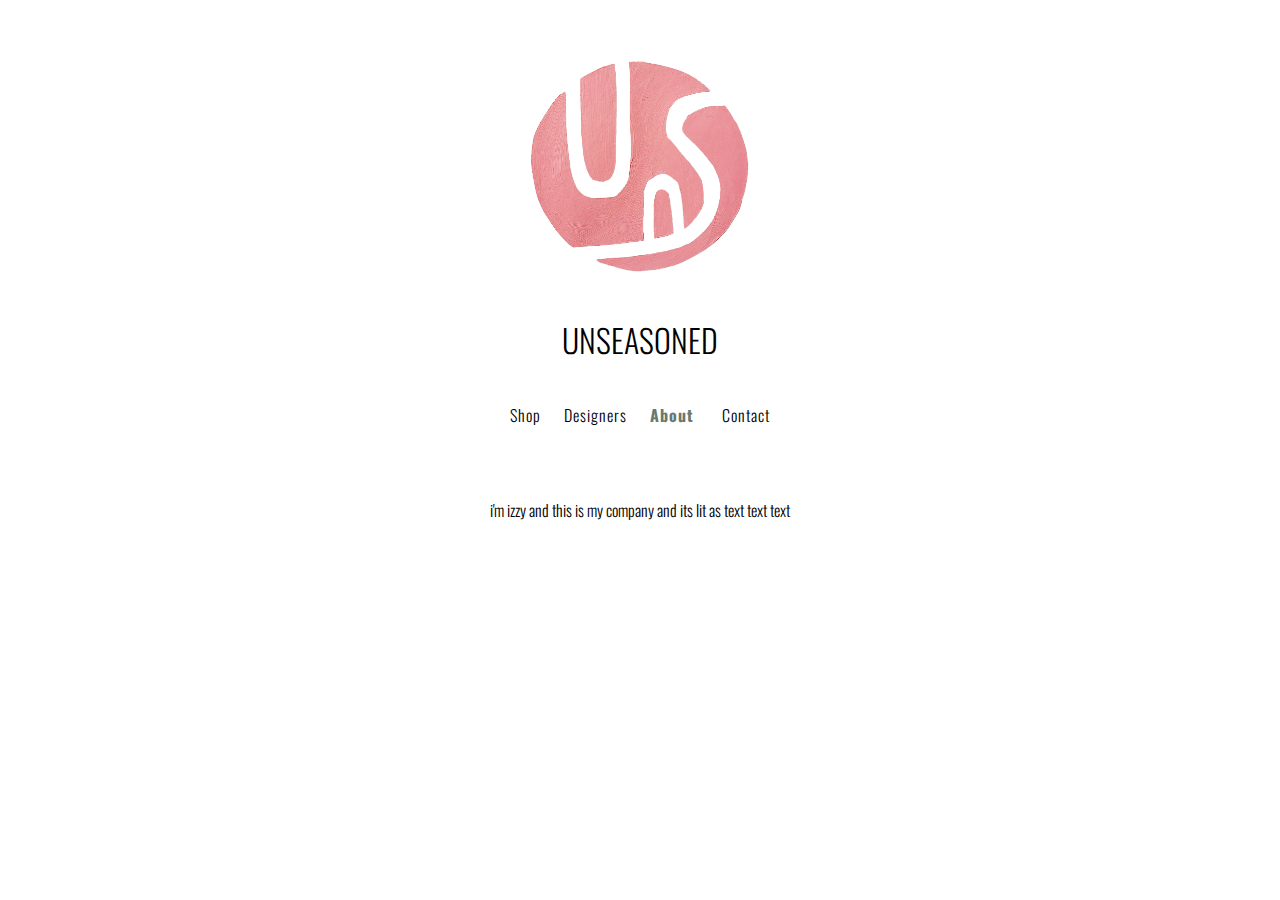
<file: pages/about.html>
<!DOCTYPE html>
<html lang="en">
<head>
    <meta charset="UTF-8">
    <meta name="viewport" content="width=device-width, initial-scale=1.0">
    <meta http-equiv="X-UA-Compatible" content="ie=edge">
    <title>UNSEASONED | About</title>
    <link rel="stylesheet" href="../css/about.css">
    <link href="https://fonts.googleapis.com/css?family=Oswald:300,700" rel="stylesheet">
    <link rel="icon" 
      type="image/png" 
      href="../images/UNSfavicon.png">
</head>


<body>
    <header>
        <img src="../images/logo 18 copy.png" class="logo" alt="The unseasoned logo">
        <h1>UNSEASONED</h1>
        <nav class="sitenav navtitle">
            <a href="../index.html">Shop &nbsp;&nbsp;&nbsp;&nbsp;</a>
            <a href="./designers.html">Designers &nbsp;&nbsp;&nbsp;&nbsp;</a>
            <a class="activePage" href="">About &nbsp;&nbsp;&nbsp;&nbsp;</a>
            <a href="./contact.html">Contact</a>
        </nav>
    </header>
    <div class="divider"></div>


<div class="bodyText">
        <p>
         i'm izzy and this is my company and its lit as text text text
        </p> 

</div>


</body>
</html>
</file>
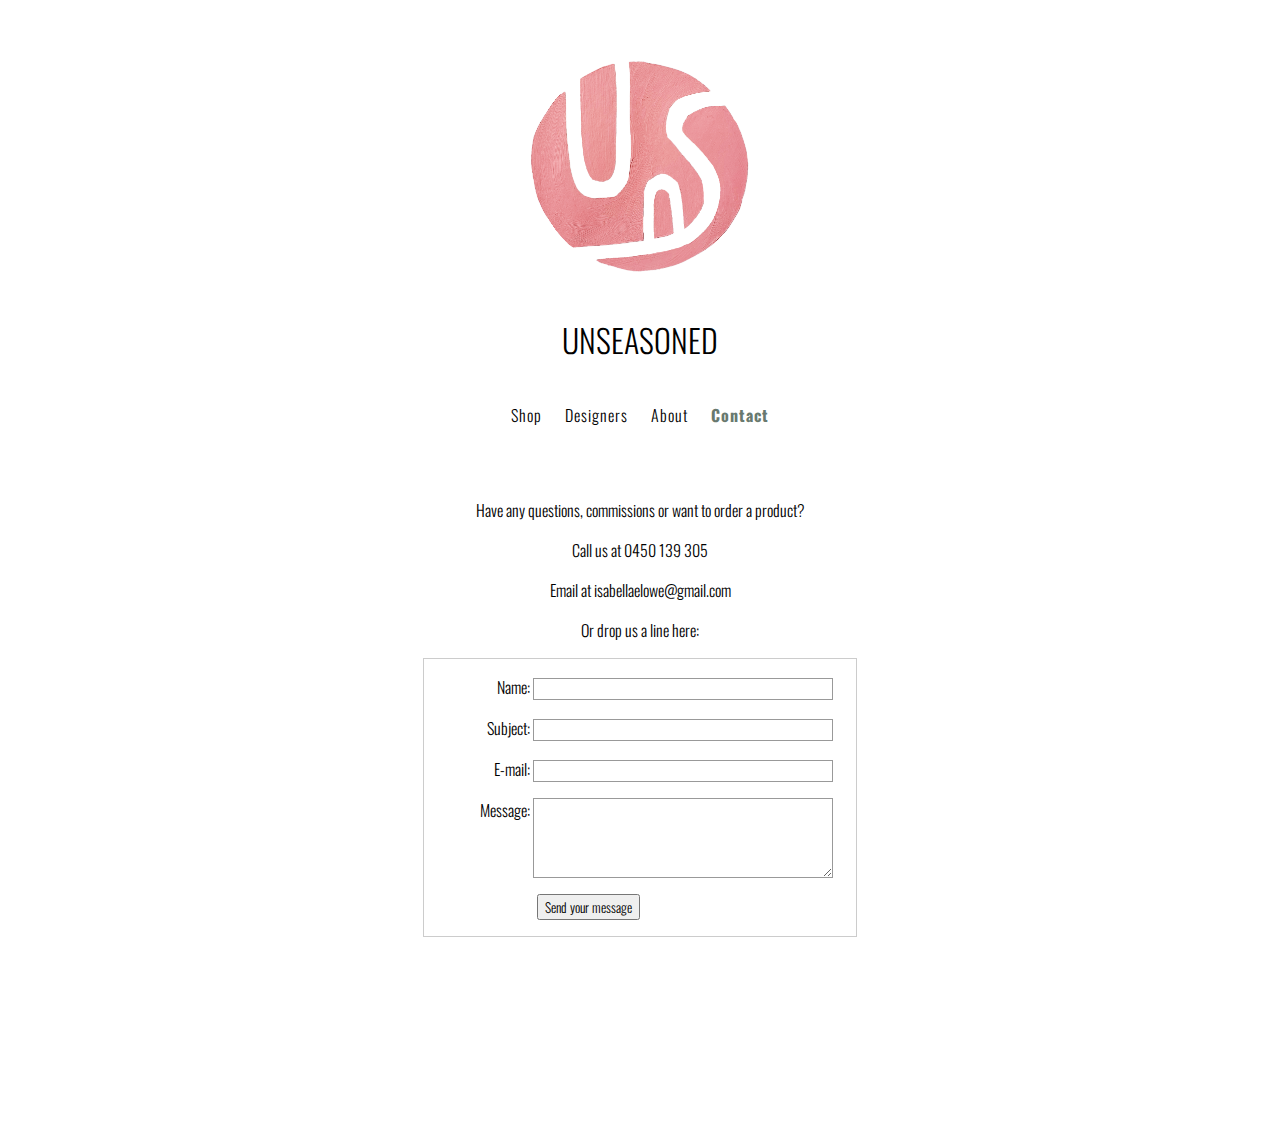
<file: pages/contact.html>
<!DOCTYPE html>
<html lang="en">
<head>
    <meta charset="UTF-8">
    <meta name="viewport" content="width=device-width, initial-scale=1.0">
    <meta http-equiv="X-UA-Compatible" content="ie=edge">
    <title>UNSEASONED | Contact</title>
    <link rel="stylesheet" href="../css/contact.css">
    <link href="https://fonts.googleapis.com/css?family=Oswald:300,700" rel="stylesheet">
    <link rel="icon" 
      type="image/png" 
      href="../images/UNSfavicon.png">
</head>


<body>
    <header>
        <img src="../images/logo 18 copy.png" class="logo" alt="The unseasoned logo">
        <h1>UNSEASONED</h1>
        <nav class="sitenav navtitle">
            <a href="../index.html">Shop &nbsp;&nbsp;&nbsp;&nbsp;</a>
            <a href="./designers.html">Designers &nbsp;&nbsp;&nbsp;&nbsp;</a>
            <a href="./about.html">About &nbsp;&nbsp;&nbsp;&nbsp;</a>
            <a class="activePage" href="">Contact</a>
        </nav>
    </header>
    <div class="divider"></div>


<div>
    <footer>
    
    <div class="text"> 
        <p> Have any questions, commissions or want to order a product?</p>
        <p>Call us at 0450 139 305</p>
        <p> Email at isabellaelowe@gmail.com </p>
        <p> Or drop us a line here:</p>
    </div>

     <form action="/my-handling-form-page" method="post">
        <div>
              <label for="name">Name:</label>
              <input type="text" id="name" name="user_name">
        </div>
        <div>
                <label for="subject">Subject:</label>
                <input type="text" id="subject" name="user_subject">
        </div>
        <div>
              <label for="mail">E-mail:</label>
              <input type="email" id="mail" name="user_mail">
        </div>
        <div>
              <label for="msg">Message:</label>
              <textarea id="msg" name="user_message"></textarea>
         </div>
        <div class="button">
                <button type="submit">Send your message</button>
        </div>
        </form>
    

    <footer>
</div>


</body>
</html>
</file>
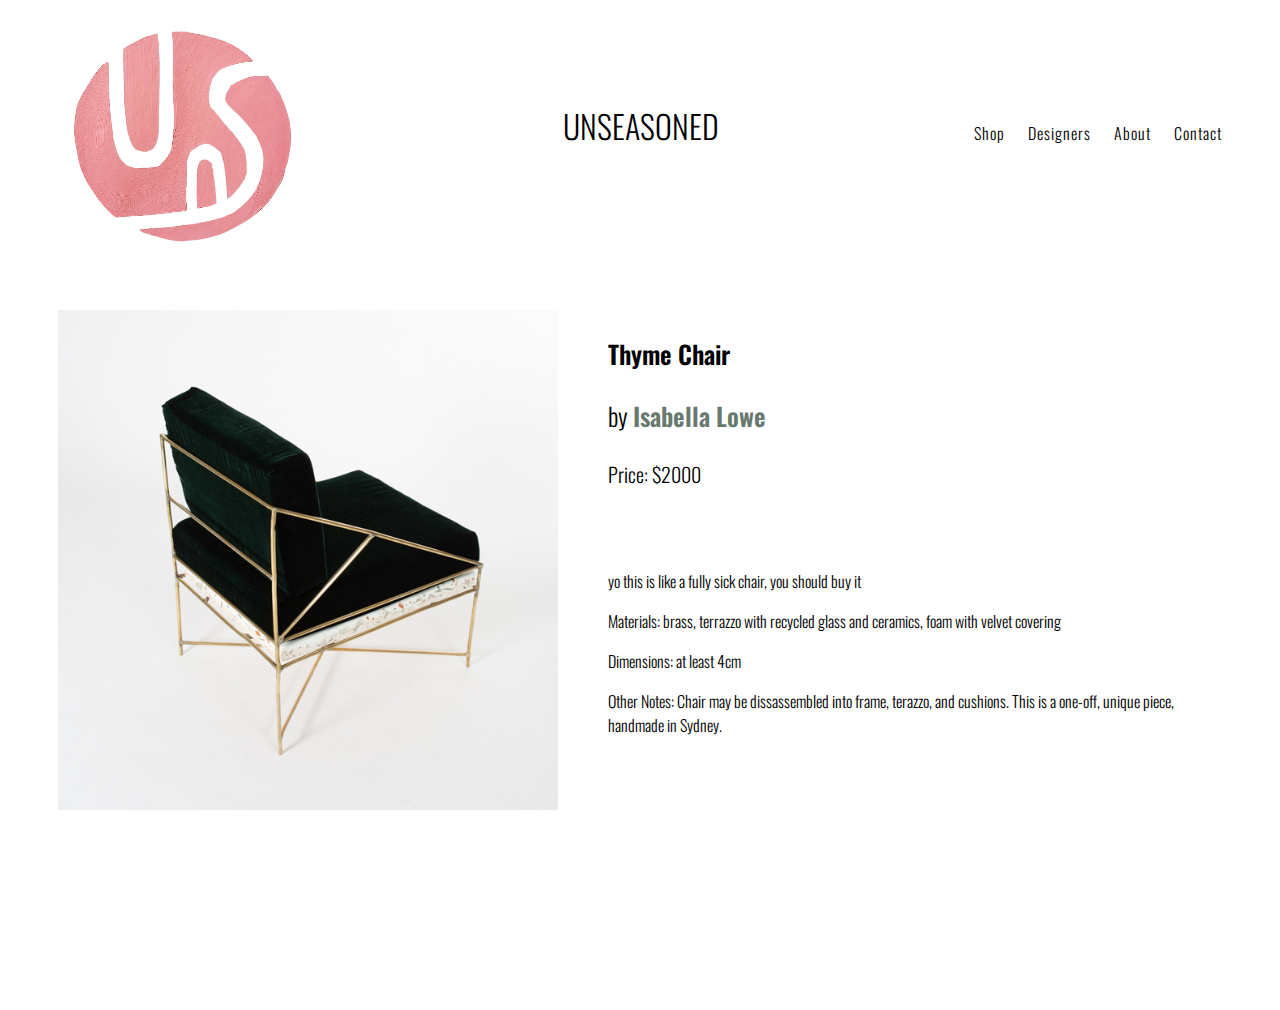
<file: pages/items/thyme chair.html>
<!DOCTYPE html>
<html lang="en">
<head>
    <meta charset="UTF-8">
    <meta name="viewport" content="width=device-width, initial-scale=1.0">
    <meta http-equiv="X-UA-Compatible" content="ie=edge">
    <title>UNSEASONED | Thyme Chair</title>
    <link rel="stylesheet" href="../../css/items/thyme chair.css">
    <link href="https://fonts.googleapis.com/css?family=Oswald:300,700" rel="stylesheet">
    <link rel="icon" 
      type="image/png" 
      href="../../images/UNSfavicon.png">
</head>


<body>
    <header class="topRow">
        <img src="../../images/logo 18 copy.png" class="logo row" alt="The unseasoned logo">
        <h1 class= "row">UNSEASONED</h1>
        <nav class="sitenav navtitle row">
            <a href="../../index.html">Shop &nbsp;&nbsp;&nbsp;&nbsp;</a>
            <a href="../designers.html">Designers &nbsp;&nbsp;&nbsp;&nbsp;</a>
            <a href="../about.html">About &nbsp;&nbsp;&nbsp;&nbsp;</a>
            <a href="../contact.html">Contact</a>
        </nav>
    </header>
    


<div class="mainItem">
    <img src="../../images/chair izzy.jpg" class="mainImg">

     <div class="words">
        <p class="itemTitle"> <span>Thyme Chair</span> </p>
        <p class="itemTitle">by <a href="../profiles/isabella lowe.html"> <span class="green"> Isabella Lowe </span> </a> </p>
        <p class="itemPrice">Price: $2000</p>
        
        <p>yo this is like a fully sick chair, you should buy it </p>
        <p> Materials: brass, terrazzo with recycled glass and ceramics, foam with velvet covering</p>
        <p>Dimensions: at least 4cm</p>
        <p>Other Notes: Chair may be dissassembled into frame, terazzo, and cushions. This is a one-off, unique piece, handmade in Sydney. </p>
    </div>
</div>


</body>
</html>
</file>
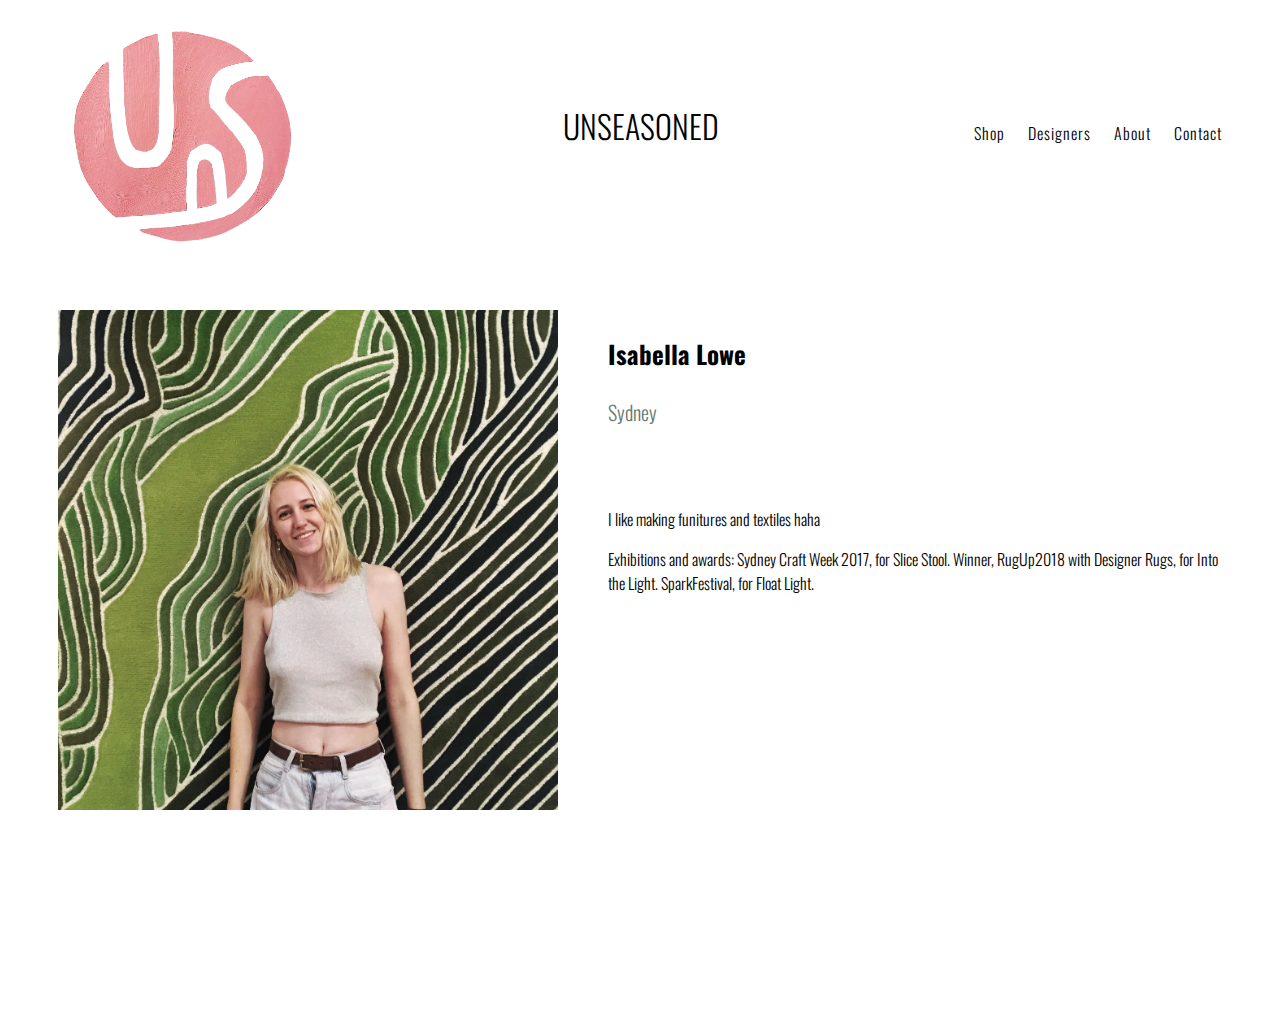
<file: pages/profiles/isabella lowe.html>
<!DOCTYPE html>
<html lang="en">
<head>
    <meta charset="UTF-8">
    <meta name="viewport" content="width=device-width, initial-scale=1.0">
    <meta http-equiv="X-UA-Compatible" content="ie=edge">
    <title>UNSEASONED | Thyme Chair</title>
    <link rel="stylesheet" href="../../css/profiles/isabella lowe.css">
    <link href="https://fonts.googleapis.com/css?family=Oswald:300,700" rel="stylesheet">
    <link rel="icon" 
      type="image/png" 
      href="../../images/UNSfavicon.png">
</head>


<body>
    <header class="topRow">
        <img src="../../images/logo 18 copy.png" class="logo row" alt="The unseasoned logo">
        <h1 class= "row">UNSEASONED</h1>
        <nav class="sitenav navtitle row">
            <a href="../../index.html">Shop &nbsp;&nbsp;&nbsp;&nbsp;</a>
            <a href="../designers.html">Designers &nbsp;&nbsp;&nbsp;&nbsp;</a>
            <a href="../about.html">About &nbsp;&nbsp;&nbsp;&nbsp;</a>
            <a href="../contact.html">Contact</a>
        </nav>
    </header>
    

    <div class="divider">
    </div>


<div class="mainItem">
    <img src="../../images/izzy rug.jpg" class="mainImg">

     <div class="words">
        <p class="itemTitle">Isabella Lowe</p>
        <p class="itemLocation">Sydney</p>
        <p>I like making funitures and textiles haha </p>
        <p>Exhibitions and awards: Sydney Craft Week 2017, for Slice Stool. Winner, RugUp2018 with Designer Rugs, for Into the Light. SparkFestival, for Float Light. </p>
    </div>
</div>


</body>
</html>
</file>
<file: css/about.css>
/* ----------------------------------------------- */
/* GENERAL SELECTORS */
/* ----------------------------------------------- */


/* The star selector * is a universal selector -- applies to all */
* {
    font-family: 'Oswald', sans-serif;
    text-decoration: none;
    font-weight: 300;
    color: rgb(0, 0, 0);
  }

/* The container for the page header and nav */
header {
    margin-top: 40px;
    padding-bottom: 20px;
}

header h1 {
    margin-bottom: 40px;
} 

.logo {
    width: 250px;
    height: 250px;
}

.navtitle a {
    letter-spacing: 1px;
    display: inline-block;
}

.navtitle a:not(.activePage):hover, .navtitle a:focus {
     font-weight:700;
     letter-spacing: 0;
    /* color: red; */
}

.navtitle a::after {
    display: block;
    content: attr(title);
    font-weight: bold;
    height: 0;
    overflow: hidden;
    visibility: hidden;

}

.activePage {
    color: rgb(104, 121, 111);
    font-weight:700;
}

.activePage:hover {
    font-weight:700;
}

/* The main wrapper for everything on the page by default */
body {
    text-align: center;
}

.bodyText {
    display: flex;
    justify-content: center;
    margin-top: 30px;
    margin-bottom: 300px;
}
</file>
<file: css/contact.css>
/* ----------------------------------------------- */
/* GENERAL SELECTORS */
/* ----------------------------------------------- */


/* The star selector * is a universal selector -- applies to all */
* {
    font-family: 'Oswald', sans-serif;
    text-decoration: none;
    font-weight: 300;
    color: rgb(0, 0, 0);
  }

/* The container for the page header and nav */
header {
    text-align: center;
    margin-top: 40px;
    padding-bottom: 50px;
}

header h1 {
    margin-bottom: 40px;
} 

.logo {
    width: 250px;
    height: 250px;
}

.navtitle a {
    letter-spacing: 1px;
    display: inline-block;
}

.navtitle a:not(.activePage):hover, .navtitle a:focus {
     font-weight:700;
     letter-spacing: 0;
}

.navtitle a::after {
    display: block;
    content: attr(title);
    font-weight: bold;
    height: 0;
    overflow: hidden;
    visibility: hidden;

}

.activePage {
    color: rgb(104, 121, 111);
    font-weight:700;
}

.activePage:hover {
    font-weight:700;
}

/* The main wrapper for everything on the page by default */
.text {
    text-align: center;
}

/* _________________________________________________
Form stuff
____________________________________________________ */

form {
    /* Just to center the form on the page */
    margin: 0 auto;
    width: 400px;
    /* To see the outline of the form */
    padding: 1em;
    border: 1px solid #CCC;
  }
  
  form div + div {
    margin-top: 1em;
  }
  
  label {
    /* To make sure that all labels have the same size and are properly aligned */
    display: inline-block;
    width: 90px;
    text-align: right;
  }
  
  input, textarea {
    /* To make sure that all text fields have the same font settings
       By default, textareas have a monospace font */
    font: 1em sans-serif;
  
    /* To give the same size to all text fields */
    width: 300px;
    box-sizing: border-box;
    
  
    /* To harmonize the look & feel of text field border */
    border: 1px solid #999;
  }
  
  input:focus, textarea:focus {
    /* To give a little highlight on active elements */
    border-color: #000;
  }
  
  textarea {
    /* To properly align multiline text fields with their labels */
    vertical-align: top;
  
    /* To give enough room to type some text */
    height: 5em;
  }
  
  .button {
    /* To position the buttons to the same position of the text fields */
    padding-left: 90px; /* same size as the label elements */
  }
  
  button {
    /* This extra margin represent roughly the same space as the space
       between the labels and their text fields */
    margin-left: .5em;
  }

  form {
      margin-bottom: 200px;
  }
</file>
<file: css/items/thyme chair.css>
/* ----------------------------------------------- */
/* GENERAL SELECTORS */
/* ----------------------------------------------- */


/* The star selector * is a universal selector -- applies to all */
* {
    font-family: 'Oswald', sans-serif;
    text-decoration: none;
    font-weight: 300;
    color: rgb(0, 0, 0);
  }

/* Makes top row in line */
  .row {
      display: inline-block;
  }

/* The container for the page header and nav */
header {
    margin-top: 40px;
    padding-bottom: 20px;
}

/* Space under UNS heading */
header h1 {
    margin-bottom: 40px;
} 

/* Logo size */
.logo {
    width: 250px;
    height: 250px;
}

/* Header alignment */
header {
    display: flex;
    justify-content: space-between;
    align-items: center;
    margin-left: 50px;
    margin-right: 50px;
    margin-top: 10px;
}
  
/* Makes nav title in a row */
  .header h1 {
    position: relative;
    top: px;
    left: 100px;
  }

/* The mouseover properties of the nav titles */
.navtitle a {
    letter-spacing: 1px;
    display: inline-block;
}

.navtitle a:not(.activePage):hover, .navtitle a:focus {
     font-weight:700;
     letter-spacing: 0;
}

.navtitle a::after {
    display: block;
    content: attr(title);
    font-weight: bold;
    height: 0;
    overflow: hidden;
    visibility: hidden;
}

.activePage {
    color: rgb(104, 121, 111);
    font-weight:700;
}

.activePage:hover {
    font-weight:700;
}

/* Image wrapper */
.mainImg {
    float: left;
    margin-left: 50px;
    width: 500px;
    Height: 500px;
}

/* Body flex box */
.mainItem {
   display: flex;
   margin-bottom: 200px;
   margin-top: 30px;
}

/* Body words style */
.words {
    float: right;
    text-align: left;
    margin-right: 50px;
    margin-left: 50px;
}

.itemTitle {
    font-size: 25px;
}

.itemPrice {
    font-size: 20px;
}

.itemTitle span {
    font-weight: 600;
}

.itemTitle .green {
    color:  rgb(104, 121, 111);
}

.itemPrice {
    margin-bottom: 80px;
}
</file>
<file: css/profiles/isabella lowe.css>
/* ----------------------------------------------- */
/* GENERAL SELECTORS */
/* ----------------------------------------------- */


/* The star selector * is a universal selector -- applies to all */
* {
    font-family: 'Oswald', sans-serif;
    text-decoration: none;
    font-weight: 300;
    color: rgb(0, 0, 0);
  }

/* Makes top row in line */
  .row {
      display: inline-block;
  }

/* The container for the page header and nav */
header {
    margin-top: 40px;
    padding-bottom: 20px;
}

/* Space under UNS heading */
header h1 {
    margin-bottom: 40px;
} 

/* Logo size */
.logo {
    width: 250px;
    height: 250px;
}

/* Header alignment */
header {
    display: flex;
    justify-content: space-between;
    align-items: center;
    margin-left: 50px;
    margin-right: 50px;
    margin-top: 10px;
}
  
/* Makes nav title in a row */
  .header h1 {
    position: relative;
    top: px;
    left: 100px;
  }

/* The mouseover properties of the nav titles */
.navtitle a {
    letter-spacing: 1px;
    display: inline-block;
}

.navtitle a:not(.activePage):hover, .navtitle a:focus {
     font-weight:700;
     letter-spacing: 0;
}

.navtitle a::after {
    display: block;
    content: attr(title);
    font-weight: bold;
    height: 0;
    overflow: hidden;
    visibility: hidden;
}

.activePage {
    color: rgb(104, 121, 111);
    font-weight:700;
}

.activePage:hover {
    font-weight:700;
}

/* Image wrapper */
.mainImg {
    float: left;
    margin-left: 50px;
    width: 500px;
    Height: 500px;
}

/* Body flex box */
.mainItem {
   display: flex;
   margin-bottom: 200px;
   margin-top: 30px;
}

/* Body words style */
.words {
    float: right;
    text-align: left;
    margin-right: 50px;
    margin-left: 50px;
}

.itemTitle {
    font-size: 25px;
    font-weight: bold;
}

.itemLocation {
    font-size: 20px;
    color: rgb(104, 121, 111);
    margin-bottom: 80px;
}
</file>
